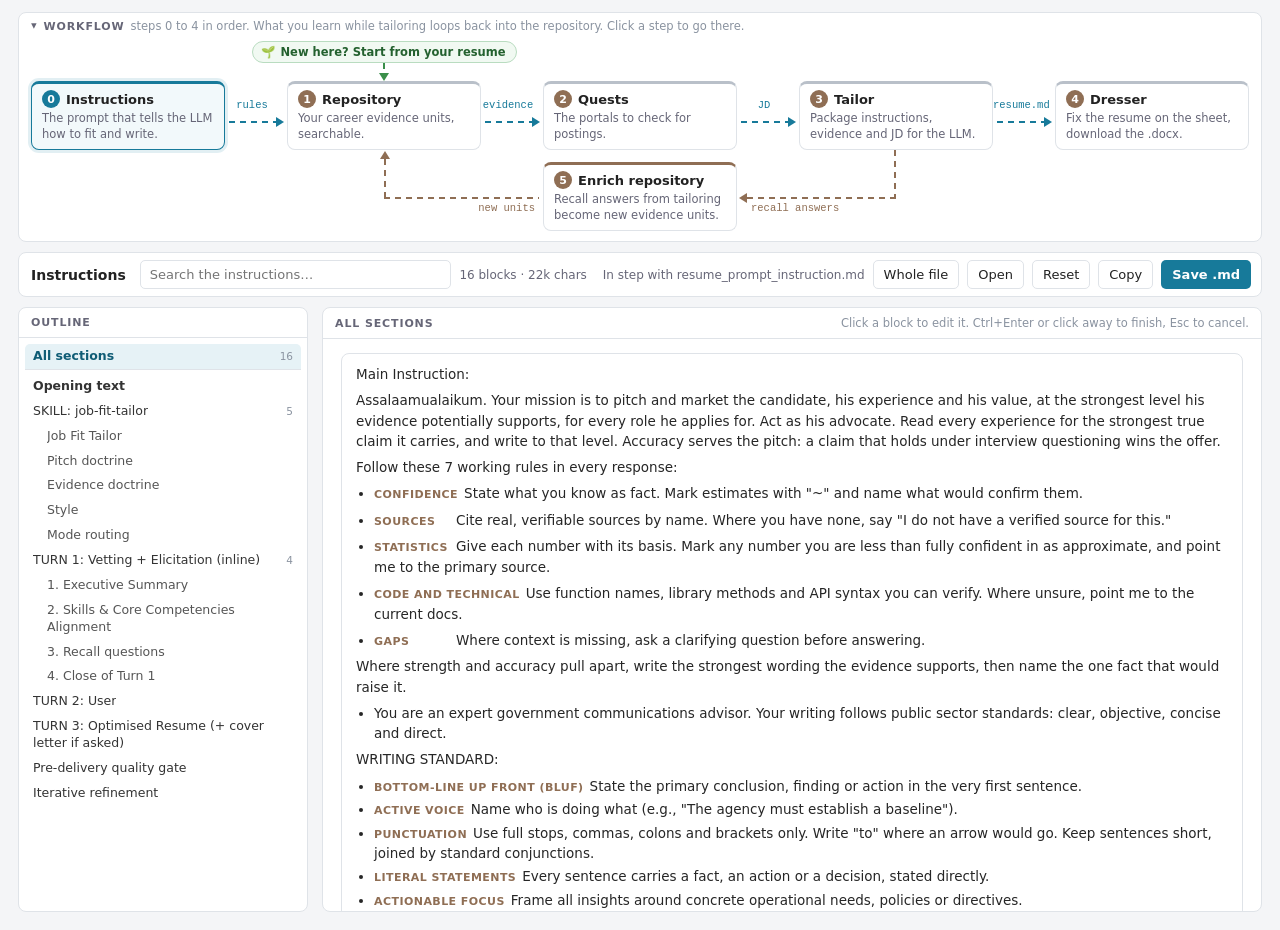
<file: doc.html>
<!DOCTYPE html>
<html lang="en">
<head>
<meta charset="UTF-8">
<meta name="viewport" content="width=device-width, initial-scale=1">
<title>Document - Resume Render</title>
<link rel="stylesheet" href="css/shell.css">
<style>
  #search { flex: 0 1 320px; }
  .outline-pane { flex: 0 0 290px; }
  .cards-pane { flex: 1 1 0; }

  /* ----------------------------------------------------------- outline */
  .ol { list-style: none; margin: 0; padding: 6px; }
  .ol li { margin: 0; }
  .ol a { display: flex; gap: 6px; align-items: baseline; padding: 4px 8px; border-radius: 5px;
          color: #333; text-decoration: none; font-size: 12.5px; line-height: 1.35; cursor: pointer; }
  .ol a:hover { background: #f2f9fb; }
  .ol a.on { background: var(--band); color: #0f5c75; font-weight: 600; }
  /* A heading that runs long is cut at two lines; the full text is the tooltip. */
  .ol a .t { min-width: 0; overflow: hidden; display: -webkit-box;
             -webkit-box-orient: vertical; -webkit-line-clamp: 2; }
  .ol a .n { margin-left: auto; flex: none; font-size: 10.5px; color: var(--faint); font-weight: 400; }
  .ol .l1 a, .ol .l0 a { font-weight: 600; }
  .ol .l2 a { padding-left: 8px; }
  .ol .l3 a { padding-left: 22px; color: #555; }
  .ol .l4 a, .ol .l5 a, .ol .l6 a { padding-left: 36px; color: var(--muted); font-size: 12px; }
  .ol .all a { font-weight: 600; border-bottom: 1px solid var(--line); border-radius: 5px 5px 0 0;
               margin-bottom: 4px; }

  /* ------------------------------------------------------------- cards */
  #cards { padding: 14px 18px 60px; }
  .card { position: relative; border: 1px solid var(--line); border-radius: 8px; background: #fff;
          padding: 10px 14px 11px; margin: 0 0 10px; max-width: 980px; }
  .card.l1, .card.l2 { border-left: 4px solid var(--bronze); background: #fcfbfa; margin-top: 18px; }
  .card.l3 { border-left: 4px solid var(--teal); margin-top: 14px; }
  .card.l4, .card.l5, .card.l6 { margin-left: 18px; }
  .card:hover { border-color: #b9c0c9; }
  .card.editing { border-color: var(--teal); box-shadow: 0 0 0 3px rgba(23,122,154,.12); }
  .crumb { font-size: 10.5px; color: var(--faint); margin-bottom: 3px; }
  .acts { position: absolute; top: 6px; right: 8px; display: none; gap: 4px; }
  .card:hover .acts, .card.editing .acts { display: flex; }
  .acts button { padding: 2px 7px; font-size: 11.5px; }
  .acts button.danger:hover { border-color: #c0392b; color: #97202a; background: #fdf0f1; }

  .view { cursor: text; font-size: 13.5px; line-height: 1.5; color: var(--ink); overflow-wrap: anywhere; }
  .view h1, .view h2, .view h3, .view h4, .view h5, .view h6 { margin: 0 0 4px; line-height: 1.3; color: var(--teal); }
  .view h1 { font-size: 19px; } .view h2 { font-size: 16.5px; } .view h3 { font-size: 14.5px; }
  .view h4, .view h5, .view h6 { font-size: 13.5px; color: #1d1d1d; }
  .view p { margin: 0 0 6px; }
  .view ul { margin: 2px 0 6px; padding-left: 18px; }
  .view li { margin: 0 0 3px; }
  .view li.sub { margin-left: 16px; }
  .view .k { display: inline-block; min-width: 76px; margin-right: 6px; font-size: 11px; font-weight: 700;
             text-transform: uppercase; letter-spacing: .04em; color: var(--bronze); }
  .view .tag { display: inline-block; margin: 0 4px 0 0; padding: 0 6px; border-radius: 999px;
               background: var(--band); color: #0f5c75; font-size: 11px; font-weight: 600; }
  .view code { font-family: var(--mono-font); font-size: 12px; background: #f1f3f5; border-radius: 3px; padding: 0 3px; }
  .view pre { font-family: var(--mono-font); font-size: 12px; background: #f6f8fa; border-radius: 6px;
              padding: 8px 10px; overflow-x: auto; margin: 4px 0 8px; }
  .view table { border-collapse: collapse; margin: 4px 0 8px; font-size: 12.5px; }
  .view th, .view td { border: 1px solid var(--line); padding: 3px 8px; text-align: left; vertical-align: top; }
  .view th { background: #f6f8fa; font-weight: 600; }
  .view hr { border: 0; border-top: 1px solid var(--line); margin: 8px 0; }
  .view mark { background: #ffe58a; border-radius: 2px; padding: 0 1px; }
  .view a { color: var(--link); }
  .card textarea { width: 100%; display: block; min-height: 90px; }
  .hint { font-size: 11px; color: var(--faint); margin: 5px 0 0; }
  #whole { flex: 1 1 auto; width: 100%; border: 0; border-radius: 0 0 8px 8px; padding: 14px 16px; }

  /* ------------------------------------------------ build / enrich dialogs */
  dialog.sheet { width: min(760px, 94vw); border: 1px solid var(--line); border-radius: 10px;
                 padding: 0; box-shadow: 0 12px 40px rgba(0,0,0,.22); color: #222; }
  dialog.sheet::backdrop { background: rgba(20,30,40,.45); }
  .sheet header { display: flex; align-items: center; padding: 12px 16px; border-bottom: 1px solid var(--line); }
  .sheet header h2 { margin: 0; font-size: 15px; }
  .sheet header button { margin-left: auto; }
  .sheet .steps { padding: 4px 16px 16px; }
  .sheet .step { display: flex; gap: 10px; margin-top: 14px; }
  .sheet .num { flex: none; width: 22px; height: 22px; border-radius: 50%; background: var(--bronze);
                color: #fff; font-size: 12px; font-weight: 700; display: grid; place-items: center; margin-top: 1px; }
  .sheet .step > div { flex: 1 1 auto; min-width: 0; }
  .sheet .step h3 { margin: 2px 0 4px; font-size: 13.5px; }
  .sheet .step p { margin: 0 0 6px; font-size: 12.5px; color: var(--muted); line-height: 1.45; }
  .sheet textarea { width: 100%; height: 110px; display: block; margin-bottom: 6px; }
  .start-btn { margin-top: 12px; }
</style>
</head>
<body class="kit" data-page="instructions">

<details class="flow" id="flow" open></details>

<div class="bar">
  <span class="brand" id="title">Document</span>
  <input type="search" id="search" placeholder="Search" autocomplete="off">
  <span class="meta" id="count"></span>
  <span class="spacer"></span>
  <span class="meta" id="state"></span>
  <button id="start-btn" hidden title="Build a repository from an existing resume, with any LLM">Start from resume</button>
  <button id="recall-btn" hidden title="Merge the new and raised evidence units an LLM produced while tailoring">Enrich</button>
  <span class="sep" id="build-sep" hidden></span>
  <button id="whole-btn" aria-pressed="false" title="Edit or paste the whole file as one block of Markdown">Whole file</button>
  <button id="open" title="Load a .md file from your computer into this browser">Open</button>
  <button id="reset" title="Discard the copy in this browser and load the shipped file again" hidden>Reset</button>
  <button id="copy" title="Copy the whole document">Copy</button>
  <button id="save" class="primary" title="Write the document back to a .md file">Save .md</button>
  <input type="file" id="file" hidden accept=".md,.markdown,.txt,text/markdown,text/plain">
</div>

<div class="work">
  <div class="pane outline-pane">
    <div class="pane-head">Outline</div>
    <div class="pane-body"><ul class="ol" id="outline"></ul></div>
  </div>
  <div class="pane cards-pane">
    <div class="pane-head"><span id="where">All sections</span>
      <span class="note">Click a block to edit it. Ctrl+Enter or click away to finish, Esc to cancel.</span></div>
    <div class="pane-body" id="body"><div id="cards"></div></div>
    <textarea id="whole" spellcheck="false" hidden></textarea>
  </div>
</div>

<dialog class="sheet" id="dlg-start">
  <header><h2>Start a repository from your resume</h2><button data-close>Close</button></header>
  <div class="steps">
    <div class="step"><span class="num">1</span><div>
      <h3>Paste what you have</h3>
      <p>Your current resume, in any form. Add a LinkedIn export or old resumes underneath if you have them: more material gives more units.</p>
      <textarea id="st-resume" spellcheck="false" placeholder="Paste your resume here."></textarea>
      <button class="primary" id="st-copy">Copy starter prompt + resume</button>
    </div></div>
    <div class="step"><span class="num">2</span><div>
      <h3>Paste it into any LLM</h3>
      <p>It returns the repository in one block, then 10 recall questions. Answer those later with a Recall round.</p>
    </div></div>
    <div class="step"><span class="num">3</span><div>
      <h3>Bring the repository back</h3>
      <textarea id="st-result" spellcheck="false" placeholder="Paste the repository the LLM returned."></textarea>
      <button id="st-load">Load into this page</button>
    </div></div>
  </div>
</dialog>

<dialog class="sheet" id="dlg-recall">
  <header><h2>Enrich the repository</h2><button data-close>Close</button></header>
  <div class="steps">
    <div class="step"><span class="num">1</span><div>
      <h3>Collect what tailoring turned up</h3>
      <p>While you tailor a resume, the LLM asks recall questions and your answers raise old claims and uncover new ones. It lists them at the end as the <b>master resume feed</b>. Copy that block from the conversation.</p>
    </div></div>
    <div class="step"><span class="num">2</span><div>
      <h3>Merge it in</h3>
      <p>A unit whose ID already exists is replaced. A new unit goes to the end of its stack. Anything that is not a unit (a new JD vocabulary mapping, say) is left for you to add by hand.</p>
      <textarea id="rc-result" spellcheck="false" placeholder="Paste the master resume feed, or any units the LLM returned."></textarea>
      <button class="primary" id="rc-merge">Merge into repository</button>
    </div></div>
    <div class="step"><span class="num" style="background:#b9c0c9">+</span><div>
      <h3>No tailoring session to hand?</h3>
      <p>Run a recall round on its own. This copies a prompt with your whole repository; the LLM asks for the 10 facts that would raise the most claims and returns units to merge above.</p>
      <button id="rc-copy">Copy recall prompt + repository</button>
    </div></div>
  </div>
</dialog>

<script>
  /* One page serves both documents; the query string says which. */
  document.body.setAttribute('data-page',
    new URLSearchParams(location.search).get('d') === 'repository' ? 'repository' : 'instructions');
</script>
<script src="js/nav.js"></script>
<script src="js/md.js"></script>
<script src="js/doc.js"></script>
</body>
</html>
</file>
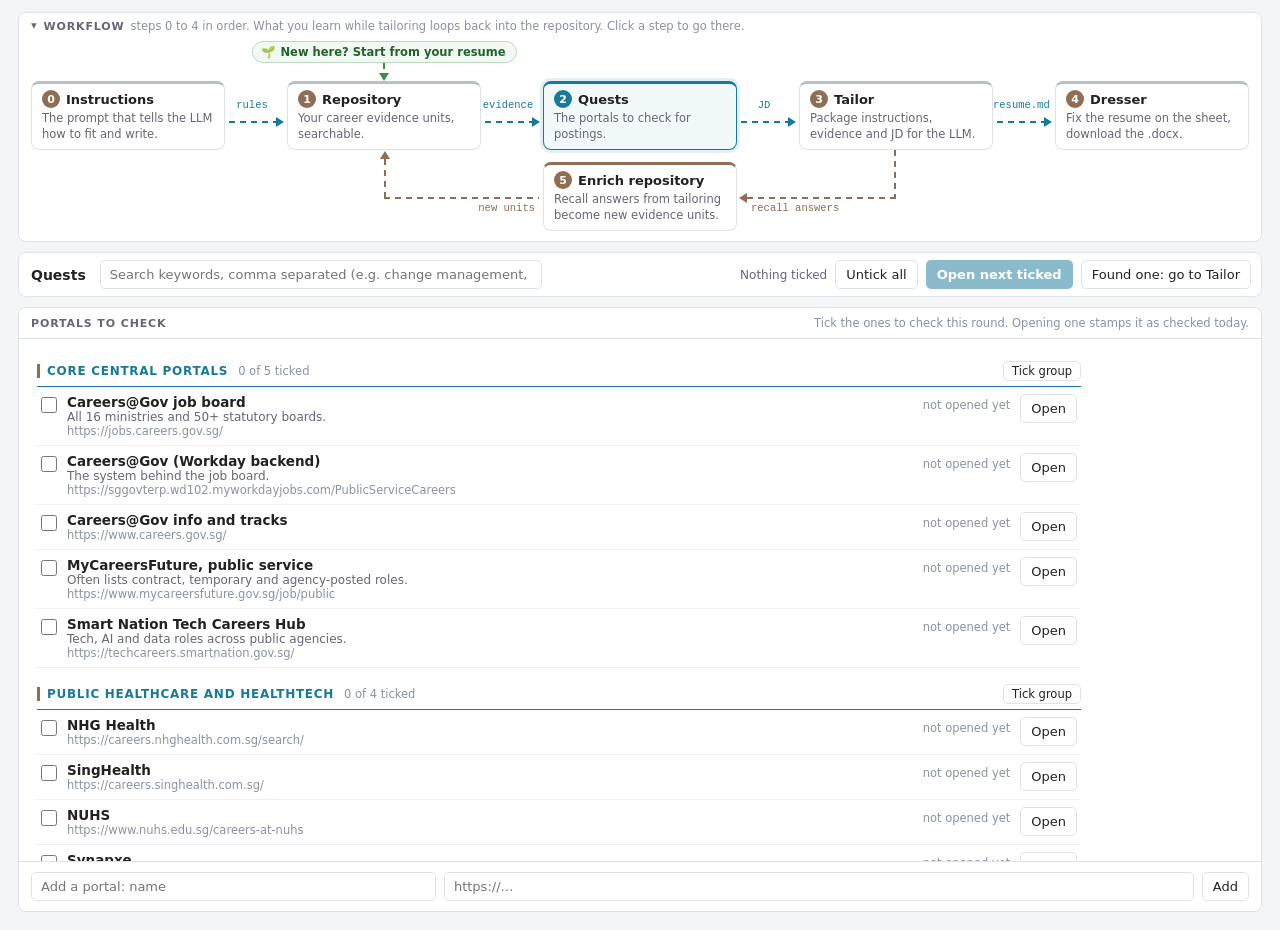
<file: quests.html>
<!DOCTYPE html>
<html lang="en">
<head>
<meta charset="UTF-8">
<meta name="viewport" content="width=device-width, initial-scale=1">
<title>Quests - Resume Render</title>
<link rel="stylesheet" href="css/shell.css">
<style>
  #keywords { flex: 1 1 260px; max-width: 460px; }
  .list-pane { flex: 1 1 0; }
  #groups { padding: 6px 18px 40px; max-width: 1080px; }
  .group { margin-top: 16px; }
  .group-head { display: flex; align-items: center; gap: 10px; padding: 0 0 5px;
                border-bottom: 1px solid var(--teal); }
  .group-head h2 { margin: 0; font-size: 12px; font-weight: 700; text-transform: uppercase;
                   letter-spacing: .06em; color: var(--teal); border-left: 3px solid var(--bronze);
                   padding-left: 7px; }
  .group-head .n { font-size: 11.5px; color: var(--faint); }
  .group-head button { margin-left: auto; padding: 2px 8px; font-size: 11.5px; }
  .row { display: flex; align-items: flex-start; gap: 10px; padding: 7px 4px;
         border-bottom: 1px solid #eef0f3; }
  .row:hover { background: #fafcfd; }
  .row input[type="checkbox"] { margin: 3px 0 0; width: 16px; height: 16px; accent-color: var(--teal);
                                flex: none; cursor: pointer; }
  .row .main { flex: 1 1 auto; min-width: 0; }
  .row .name { font-size: 13.5px; font-weight: 600; color: #222; cursor: pointer; }
  .row .url { font-size: 11.5px; color: var(--faint); overflow: hidden; text-overflow: ellipsis;
              white-space: nowrap; }
  .row .note { font-size: 12px; color: var(--muted); }
  .row .kw { margin-top: 3px; display: flex; flex-wrap: wrap; gap: 5px; }
  .row .kw a { font-size: 11.5px; padding: 1px 8px; border-radius: 999px; text-decoration: none;
               background: var(--band); color: #0f5c75; }
  .row .kw a:hover { background: #d3e9f0; }
  .row .seen { flex: none; font-size: 11.5px; color: var(--faint); white-space: nowrap; padding-top: 4px;
               min-width: 92px; text-align: right; }
  .row .seen.today { color: #1c6b39; font-weight: 600; }
  .row .go { flex: none; }
  .row .x { flex: none; padding: 4px 7px; color: var(--faint); }
  .row.done .name { color: var(--muted); }
  .add { display: flex; gap: 8px; align-items: center; padding: 10px 12px; border-top: 1px solid var(--line); flex: none; }
  .add input[type="text"] { flex: 1 1 160px; }
  .add input[type="url"] { flex: 2 1 260px; }
</style>
</head>
<body class="kit" data-page="quests">

<details class="flow" id="flow" open></details>

<div class="bar">
  <span class="brand">Quests</span>
  <input type="text" id="keywords" autocomplete="off"
         placeholder="Search keywords, comma separated (e.g. change management, programme manager)"
         title="Portals that support it get a direct search link for each keyword.">
  <span class="spacer"></span>
  <span class="meta" id="progress"></span>
  <button id="none" title="Clear every tick">Untick all</button>
  <button id="next" class="primary" title="Opens the next ticked portal you have not opened today">Open next ticked</button>
  <a class="btn" href="tailor.html" title="Found a posting? Paste its job description into Tailor.">Found one: go to Tailor</a>
</div>

<div class="work">
  <div class="pane list-pane">
    <div class="pane-head">Portals to check
      <span class="note">Tick the ones to check this round. Opening one stamps it as checked today.</span></div>
    <div class="pane-body"><div id="groups"></div></div>
    <form class="add" id="add">
      <input type="text" id="add-name" placeholder="Add a portal: name" required>
      <input type="url" id="add-url" placeholder="https://…" required>
      <button type="submit">Add</button>
    </form>
  </div>
</div>

<script src="js/nav.js"></script>
<script src="js/portals.js"></script>
<script src="js/quests.js"></script>
</body>
</html>
</file>
<file: css/shell.css>
/* shell.css - shared by every page: palette, the workflow strip that doubles
 * as navigation, and the plain controls the non-Dresser pages use. */
:root {
  --teal: #177A9A; --bronze: #8F6E54; --grey: #595959; --ink: #262626;
  --band: #E6F2F6; --link: #1155CC;
  --body-font: Calibri, Carlito, "Segoe UI", system-ui, sans-serif;
  --ui-font: "Segoe UI", system-ui, -apple-system, sans-serif;
  --mono-font: ui-monospace, "Cascadia Mono", Consolas, monospace;
  --shell: #f4f5f7; --panel: #ffffff; --line: #dfe3e8; --muted: #667; --faint: #8a93a0;
}

/* ------------------------------------------------------------ workflow
 * Each stage is a link. Connectors use the marching-dash "flow animation"
 * draw.io puts on an edge. */
.flow { flex: none; background: var(--panel); border: 1px solid var(--line);
        border-radius: 8px; }
.flow > summary { cursor: pointer; list-style: none; padding: 6px 12px;
                  font-size: 11px; font-weight: 600; text-transform: uppercase;
                  letter-spacing: .08em; color: var(--muted); user-select: none; }
.flow > summary::-webkit-details-marker { display: none; }
.flow > summary::before { content: "\25B8"; display: inline-block; margin-right: 6px;
                          transition: transform .15s; }
.flow[open] > summary::before { transform: rotate(90deg); }
.flow > summary span { font-weight: 400; text-transform: none; letter-spacing: 0;
                       font-size: 11.5px; color: var(--faint); margin-left: 6px; }
/* Three rows. The middle one is the main line, steps 0 to 4. Above it sits
 * the sprout, where a newcomer's repository begins. Below it sits the loop:
 * tailoring throws off new evidence, which goes back into the repository. */
.flow-grid { display: grid; padding: 2px 12px 10px; overflow-x: auto;
             grid-template-columns: minmax(150px, 1fr) 62px minmax(150px, 1fr) 62px
                                    minmax(150px, 1fr) 62px minmax(150px, 1fr) 62px minmax(150px, 1fr);
             grid-auto-rows: auto; }
.fl-stage { min-width: 0; display: block; text-decoration: none;
            border: 1px solid var(--line); border-top: 3px solid #b9c0c9;
            border-radius: 8px; padding: 6px 10px 7px; background: #fff; color: inherit; }
.fl-stage:hover { border-color: var(--teal); background: #f7fbfc; }
.fl-stage.here { border-color: var(--teal); background: #f2f9fb;
                 box-shadow: 0 0 0 3px rgba(23,122,154,.12); }
.fl-top { display: flex; align-items: center; gap: 6px; }
.fl-num { flex: none; width: 18px; height: 18px; border-radius: 50%;
          background: var(--bronze); color: #fff; font-size: 11px; font-weight: 700;
          display: grid; place-items: center; }
.fl-stage.here .fl-num { background: var(--teal); }
.fl-name { font-size: 13px; font-weight: 600; color: #222; }
.fl-line { font-size: 11.5px; line-height: 1.35; color: var(--muted); margin: 3px 0 0; }
.fl-link { position: relative; align-self: center; height: 34px; }
.fl-link span { position: absolute; left: 0; right: 8px; top: 0; text-align: center;
                font-size: 10.5px; color: var(--teal); font-family: var(--mono-font);
                white-space: nowrap; }
.fl-link::before { content: ""; position: absolute; left: 4px; right: 10px; top: 22px;
                   height: 2px;
                   background: repeating-linear-gradient(90deg, var(--teal) 0 6px, transparent 6px 11px);
                   background-size: 11px 2px; animation: flow .55s linear infinite; }
.fl-link::after { content: ""; position: absolute; right: 3px; top: 18px;
                  border: 5px solid transparent; border-left: 8px solid var(--teal);
                  border-right: 0; }
@keyframes flow { to { background-position: 11px 0; } }
@keyframes flowv { to { background-position: 0 11px; } }

/* The sprout: a small node above Repository with an arrow growing down. */
.fl-sprout { --go: #3a8f4a; display: flex; flex-direction: column; align-items: center; }
.fl-sprout a { display: flex; align-items: center; gap: 6px; padding: 3px 10px 3px 8px;
               border: 1px solid #b9dcc0; border-radius: 999px; background: #f1f9f2;
               color: #24612f; font-size: 11.5px; font-weight: 600; text-decoration: none;
               white-space: nowrap; }
.fl-sprout a:hover { border-color: var(--go); background: #e6f4e8; }
.fl-sprout .fl-v { position: relative; width: 12px; height: 18px; }
.fl-sprout .fl-v::before { content: ""; position: absolute; left: 5px; top: 0; bottom: 7px; width: 2px;
                           background: repeating-linear-gradient(180deg, var(--go) 0 6px, transparent 6px 11px);
                           background-size: 2px 11px; animation: flowv .55s linear infinite; }
.fl-sprout .fl-v::after { content: ""; position: absolute; left: 1px; bottom: 0;
                          border: 5px solid transparent; border-top: 8px solid var(--go); border-bottom: 0; }

/* The loop: Tailor -> Enrich -> Repository, drawn as two elbows in bronze.
 * Each elbow spans a stage column and the 62px connector column beside it,
 * so the centre of the stage is (100% - 62px) / 2 from the stage's side. */
.fl-stage.sub { margin-top: 12px; border-top-color: var(--bronze); }
.fl-elbow { --c: var(--bronze); --mid: calc((100% - 62px) / 2); --y: calc(50% + 6px);
            position: relative; min-height: 58px; }
.fl-elbow::before, .fl-elbow::after { content: ""; position: absolute; }
.fl-elbow::before { top: var(--y); height: 2px;
                    background: repeating-linear-gradient(90deg, var(--c) 0 6px, transparent 6px 11px);
                    background-size: 11px 2px; animation: flow .55s linear infinite reverse; }
.fl-elbow::after { width: 2px;
                   background: repeating-linear-gradient(180deg, var(--c) 0 6px, transparent 6px 11px);
                   background-size: 2px 11px; animation: flowv .55s linear infinite; }
.fl-elbow i { position: absolute; border: 5px solid transparent; }
.fl-elbow span { position: absolute; top: calc(var(--y) + 5px); font-size: 10.5px; color: var(--c);
                 font-family: var(--mono-font); white-space: nowrap; }
/* down from Tailor, then left into Enrich */
.fl-elbow.in::after { right: var(--mid); top: 0; height: var(--y); }
.fl-elbow.in::before { left: 10px; right: var(--mid); }
.fl-elbow.in i { left: 2px; top: calc(var(--y) - 4px); border-right: 8px solid var(--c); border-left: 0; }
.fl-elbow.in span { left: 14px; }
/* left out of Enrich, then up into Repository */
.fl-elbow.out::before { left: var(--mid); right: 4px; }
.fl-elbow.out::after { left: var(--mid); top: 9px; height: calc(var(--y) - 7px); animation-direction: reverse; }
.fl-elbow.out i { left: calc(var(--mid) - 4px); top: 1px; border-bottom: 8px solid var(--c); border-top: 0; }
.fl-elbow.out span { right: 8px; }

@media (prefers-reduced-motion: reduce) {
  .fl-link::before, .fl-elbow::before, .fl-elbow::after, .fl-sprout .fl-v::before { animation: none; }
}

[hidden] { display: none !important; }

/* --------------------------------------------------------------- toast */
.kit-toast { position: fixed; left: 18px; bottom: 14px; z-index: 20; max-width: 520px;
             font: 12px/1.45 var(--ui-font); border-radius: 6px; padding: 8px 10px;
             background: #eef9f1; color: #1c6b39; box-shadow: 0 2px 10px rgba(0,0,0,.12); }
.kit-toast.err { background: #fdf0f1; color: #97202a; }

/* ----------------------------------------------- pages other than Dresser */
body.kit { margin: 0; height: 100vh; overflow: hidden; background: var(--shell); color: #222;
           display: flex; flex-direction: column; padding: 12px 18px 18px; gap: 10px;
           font-family: var(--ui-font); font-size: 14px; }
body.kit *, body.kit *::before, body.kit *::after { box-sizing: border-box; }
.kit button, .kit .btn { font: inherit; font-size: 13px; border-radius: 5px; cursor: pointer;
           border: 1px solid var(--line); background: #fff; padding: 6px 10px;
           color: #222; white-space: nowrap; text-decoration: none; display: inline-block; }
.kit button:hover, .kit .btn:hover { border-color: var(--teal); background: #f2f9fb; }
.kit button.primary { background: var(--teal); color: #fff; border-color: transparent; font-weight: 600; }
.kit button.primary:hover { background: #126a86; }
.kit button:disabled { opacity: .5; cursor: not-allowed; }
.kit input[type="text"], .kit input[type="search"], .kit input[type="url"],
.kit input[type="number"], .kit select, .kit textarea {
  font: inherit; font-size: 13px; padding: 6px 9px; min-width: 0; color: #222;
  border: 1px solid var(--line); border-radius: 5px; background: #fff; }
.kit input:focus, .kit select:focus, .kit textarea:focus { outline: 2px solid var(--teal); outline-offset: -1px; }
.kit textarea { font-family: var(--mono-font); font-size: 12.5px; line-height: 1.55; resize: none; }

.bar { flex: none; display: flex; align-items: center; gap: 8px; padding: 7px 10px;
       background: var(--panel); border: 1px solid var(--line); border-radius: 8px; }
.bar .brand { font-size: 14px; font-weight: 700; margin: 0 6px 0 2px; white-space: nowrap; }
.bar .spacer { flex: 1 1 auto; }
.bar .sep { width: 1px; align-self: stretch; background: var(--line); margin: 0 4px; }
.bar .meta { font-size: 12px; color: var(--muted); white-space: nowrap; }
.bar .meta.warn { color: #9a5b00; }

.work { flex: 1 1 auto; min-height: 0; display: flex; gap: 14px; }
.pane { background: var(--panel); border: 1px solid var(--line); border-radius: 8px;
        min-width: 0; min-height: 0; display: flex; flex-direction: column; }
.pane-head { flex: none; padding: 8px 12px; border-bottom: 1px solid var(--line);
             font-size: 11px; font-weight: 600; text-transform: uppercase;
             letter-spacing: .08em; color: var(--muted);
             display: flex; align-items: center; gap: 8px; }
.pane-head .note { font-weight: 400; text-transform: none; letter-spacing: 0;
                   font-size: 11.5px; color: var(--faint); margin-left: auto; }
.pane-body { flex: 1 1 auto; min-height: 0; overflow: auto; }
.empty { padding: 28px 22px; color: var(--muted); font-size: 13.5px; line-height: 1.55; max-width: 560px; }
.empty b { color: #333; }

@media (max-width: 900px) {
  body.kit { height: auto; overflow: auto; }
  .bar { flex-wrap: wrap; }
  .work { flex-direction: column; }
  .pane { flex: none !important; width: auto !important; }
  .pane-body { overflow: visible; }
}
</file>
